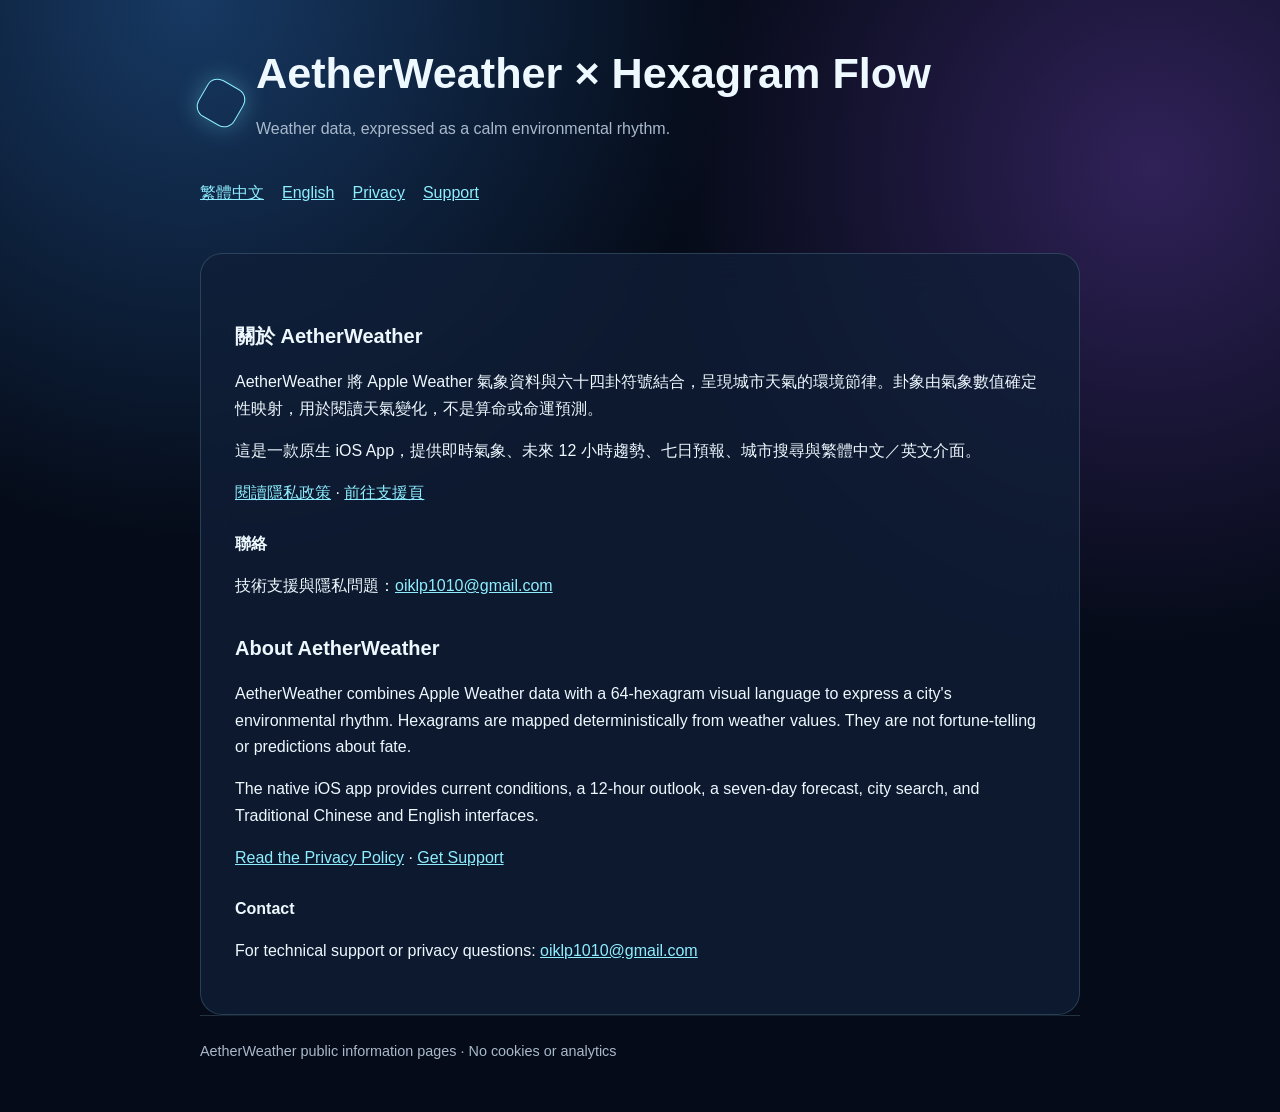
<file: index.html>
<!doctype html>
<html lang="zh-Hant">
<head>
  <meta charset="utf-8">
  <meta name="viewport" content="width=device-width, initial-scale=1">
  <meta name="description" content="AetherWeather app review information, privacy policy, and support.">
  <title>AetherWeather × Hexagram Flow</title>
  <link rel="stylesheet" href="styles.css">
</head>
<body>
  <header class="wrap">
    <div class="brand"><span class="mark" aria-hidden="true"></span><div><h1>AetherWeather × Hexagram Flow</h1><p class="subtitle">Weather data, expressed as a calm environmental rhythm.</p></div></div>
    <nav aria-label="Site navigation"><a href="#zh">繁體中文</a><a href="#en">English</a><a href="privacy/">Privacy</a><a href="support/">Support</a></nav>
  </header>
  <main class="wrap card">
    <section id="zh" lang="zh-Hant">
      <h2>關於 AetherWeather</h2>
      <p>AetherWeather 將 Apple Weather 氣象資料與六十四卦符號結合，呈現城市天氣的環境節律。卦象由氣象數值確定性映射，用於閱讀天氣變化，不是算命或命運預測。</p>
      <p>這是一款原生 iOS App，提供即時氣象、未來 12 小時趨勢、七日預報、城市搜尋與繁體中文／英文介面。</p>
      <p><a href="privacy/#zh">閱讀隱私政策</a> · <a href="support/#zh">前往支援頁</a></p>
      <h3>聯絡</h3><p>技術支援與隱私問題：<a href="mailto:oiklp1010@gmail.com">oiklp1010@gmail.com</a></p>
    </section>
    <section id="en" lang="en">
      <h2>About AetherWeather</h2>
      <p>AetherWeather combines Apple Weather data with a 64-hexagram visual language to express a city's environmental rhythm. Hexagrams are mapped deterministically from weather values. They are not fortune-telling or predictions about fate.</p>
      <p>The native iOS app provides current conditions, a 12-hour outlook, a seven-day forecast, city search, and Traditional Chinese and English interfaces.</p>
      <p><a href="privacy/#en">Read the Privacy Policy</a> · <a href="support/#en">Get Support</a></p>
      <h3>Contact</h3><p>For technical support or privacy questions: <a href="mailto:oiklp1010@gmail.com">oiklp1010@gmail.com</a></p>
    </section>
  </main>
  <footer class="wrap">AetherWeather public information pages · No cookies or analytics</footer>
</body>
</html>
</file>
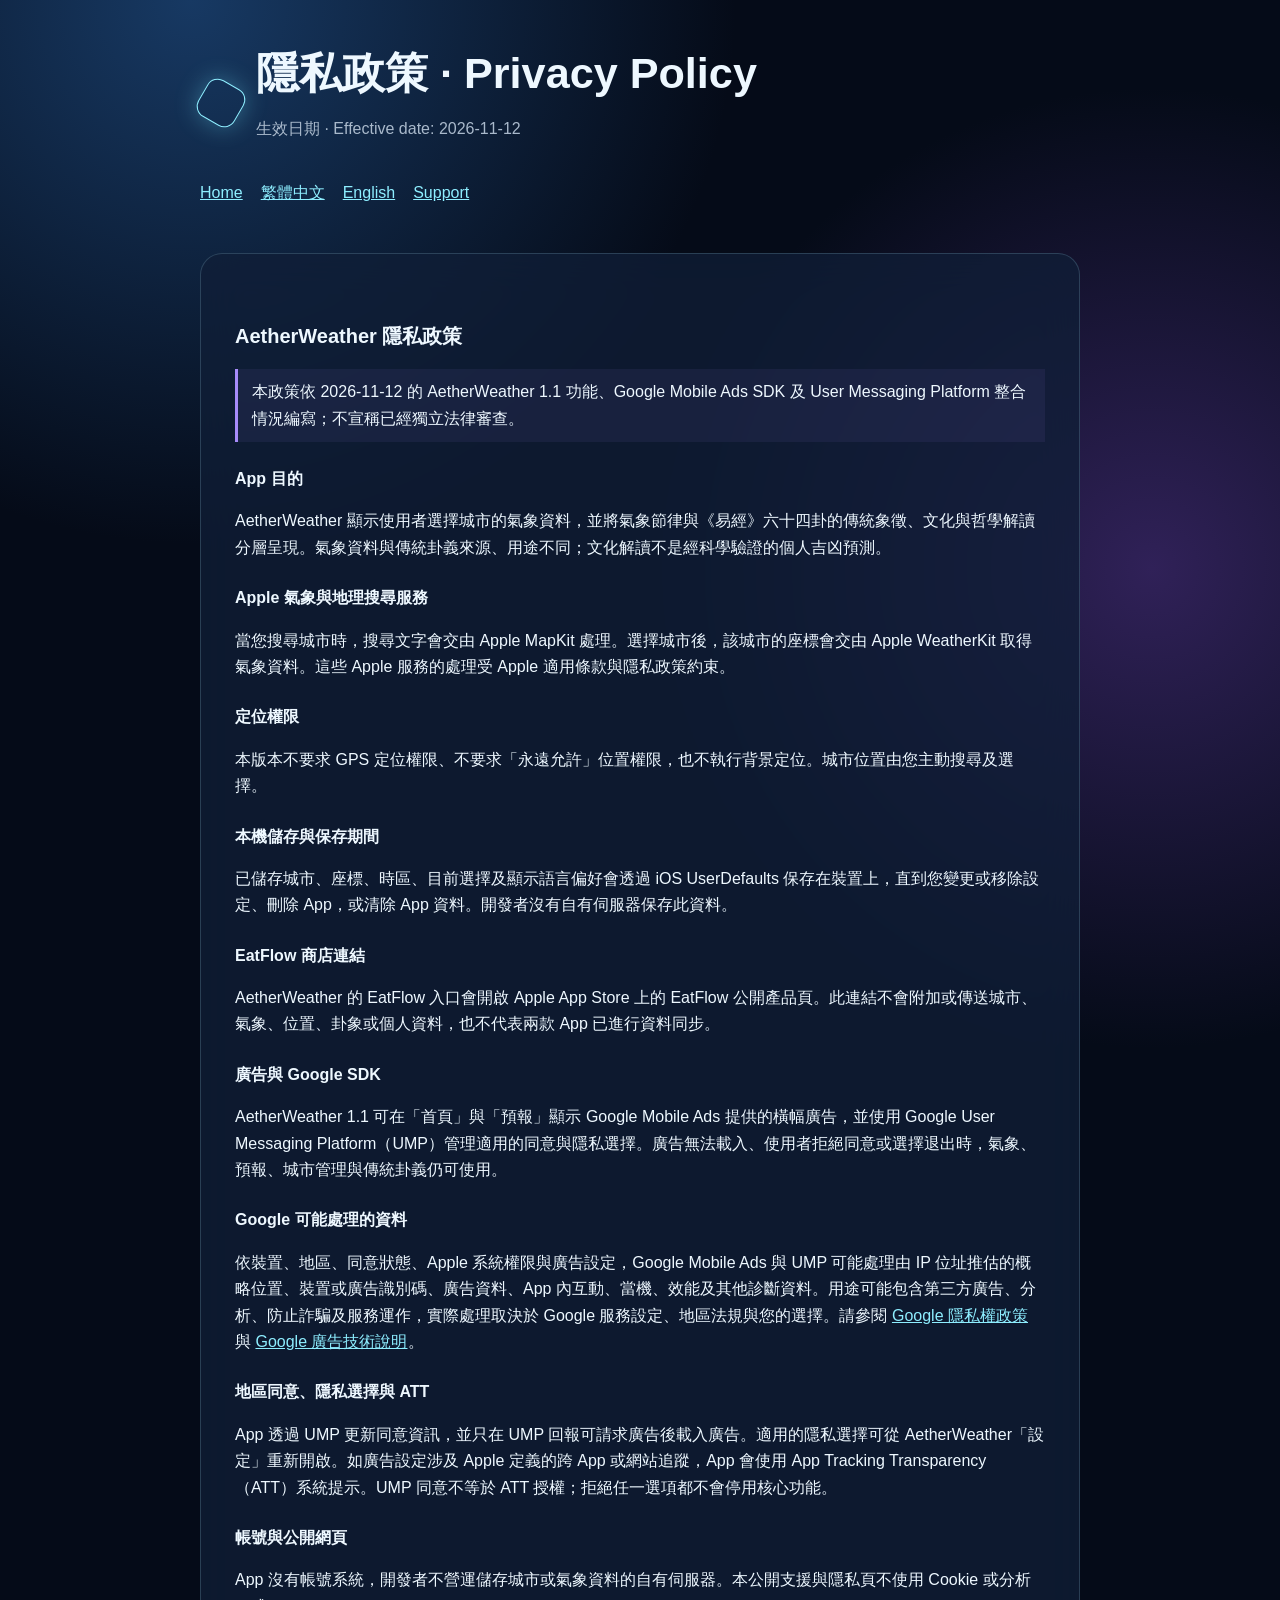
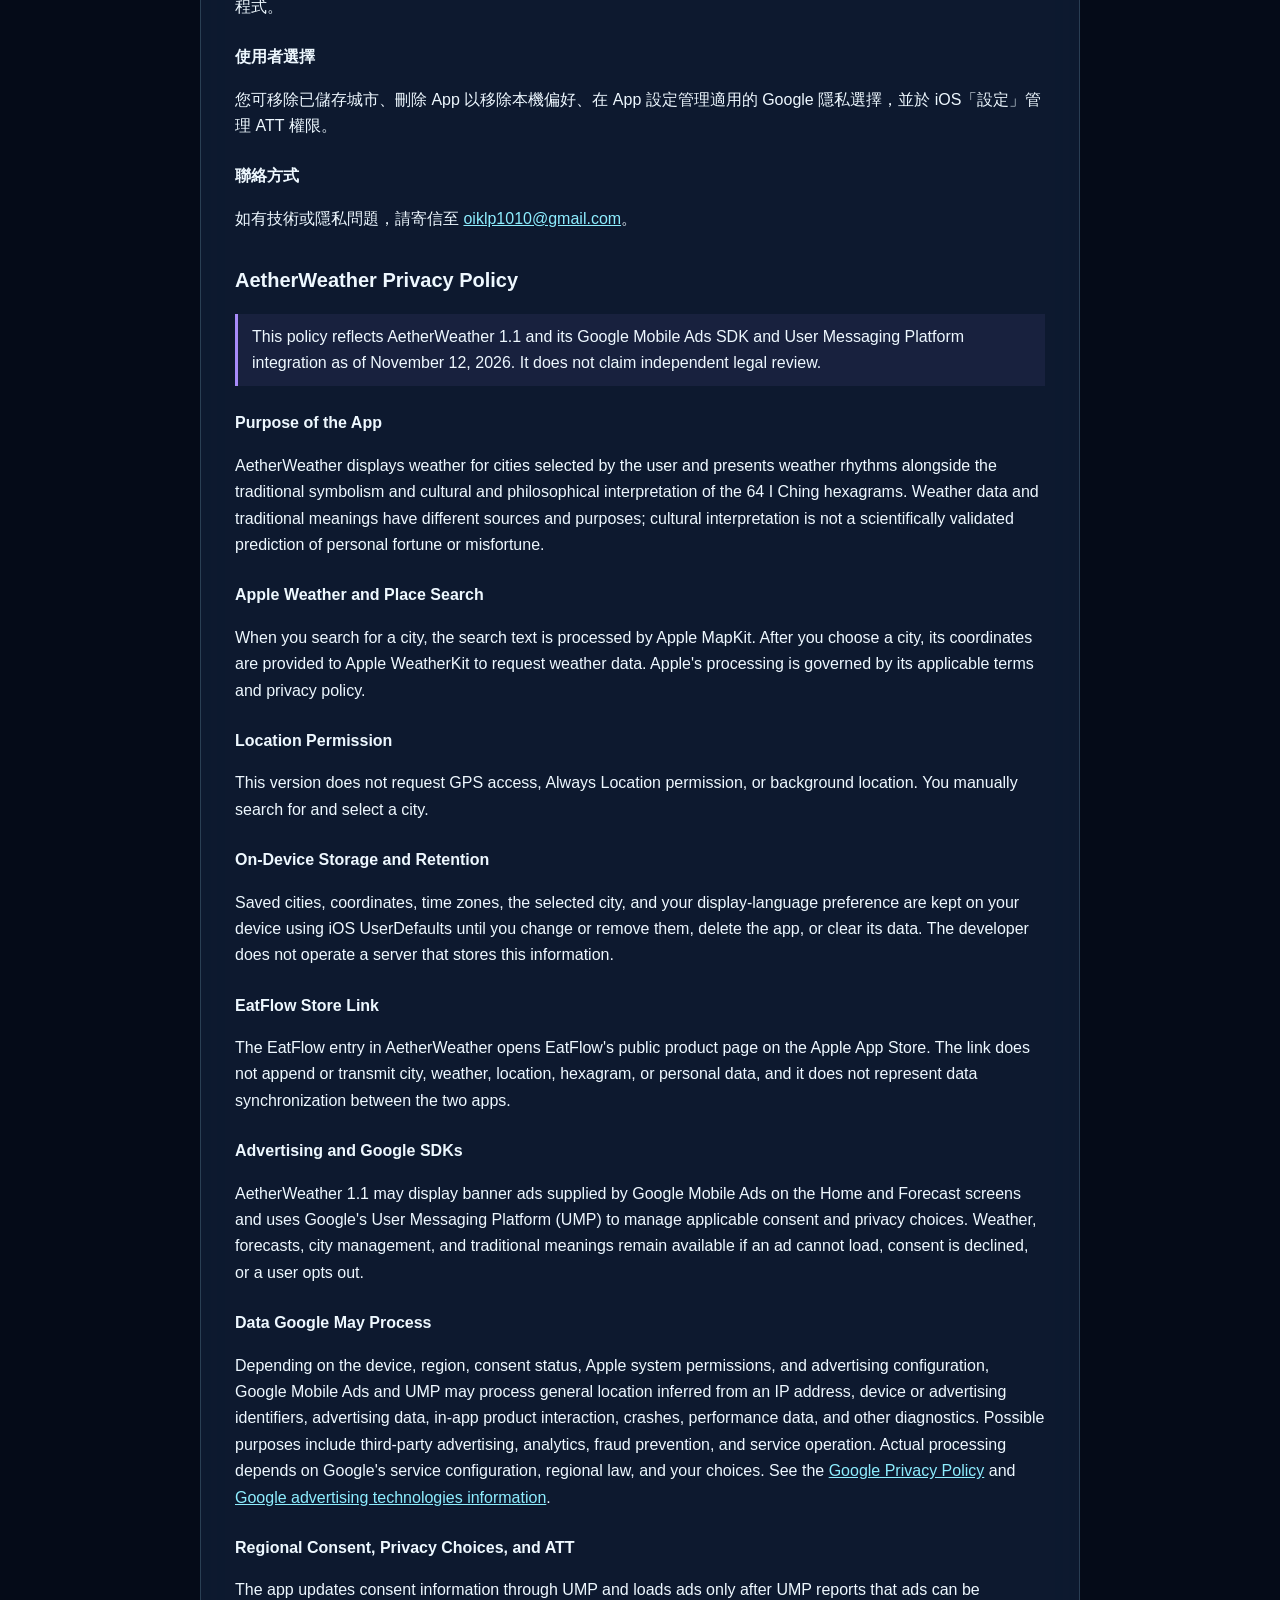
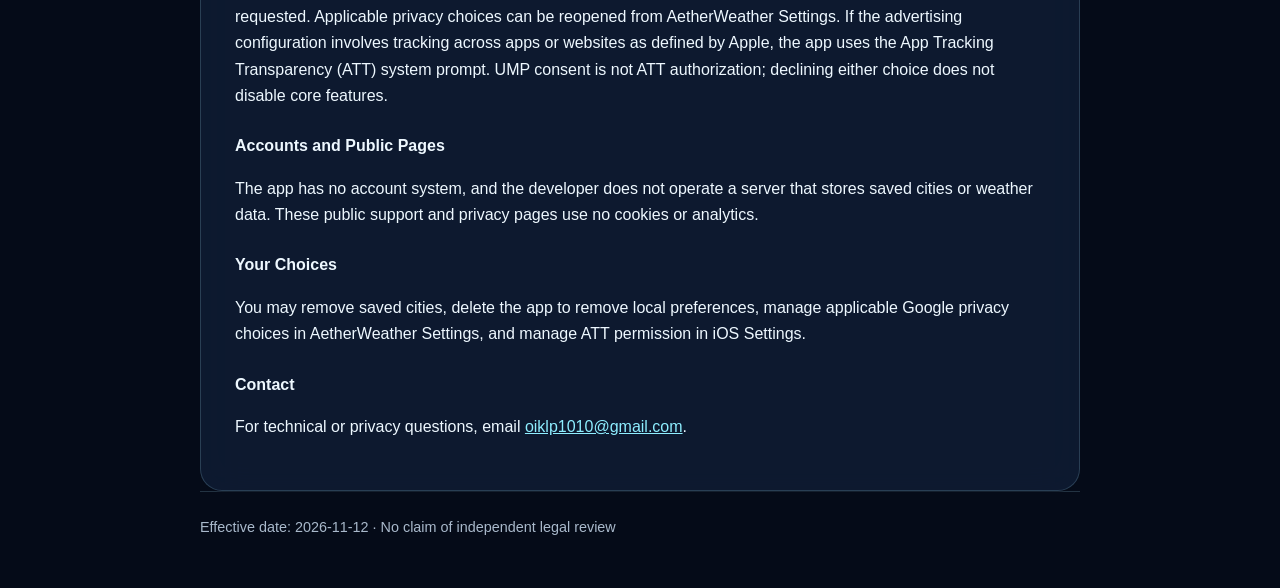
<file: privacy/index.html>
<!doctype html>
<html lang="zh-Hant">
<head>
  <meta charset="utf-8">
  <meta name="viewport" content="width=device-width, initial-scale=1">
  <meta name="description" content="AetherWeather privacy policy in Traditional Chinese and English.">
  <title>Privacy Policy · AetherWeather</title>
  <link rel="stylesheet" href="../styles.css">
</head>
<body>
  <header class="wrap"><div class="brand"><span class="mark" aria-hidden="true"></span><div><h1>隱私政策 · Privacy Policy</h1><p class="subtitle">生效日期 · Effective date: 2026-11-12</p></div></div><nav><a href="../">Home</a><a href="#zh">繁體中文</a><a href="#en">English</a><a href="../support/">Support</a></nav></header>
  <main class="wrap card">
    <section id="zh" lang="zh-Hant">
      <h2>AetherWeather 隱私政策</h2>
      <p class="notice">本政策依 2026-11-12 的 AetherWeather 1.1 功能、Google Mobile Ads SDK 及 User Messaging Platform 整合情況編寫；不宣稱已經獨立法律審查。</p>
      <h3>App 目的</h3><p>AetherWeather 顯示使用者選擇城市的氣象資料，並將氣象節律與《易經》六十四卦的傳統象徵、文化與哲學解讀分層呈現。氣象資料與傳統卦義來源、用途不同；文化解讀不是經科學驗證的個人吉凶預測。</p>
      <h3>Apple 氣象與地理搜尋服務</h3><p>當您搜尋城市時，搜尋文字會交由 Apple MapKit 處理。選擇城市後，該城市的座標會交由 Apple WeatherKit 取得氣象資料。這些 Apple 服務的處理受 Apple 適用條款與隱私政策約束。</p>
      <h3>定位權限</h3><p>本版本不要求 GPS 定位權限、不要求「永遠允許」位置權限，也不執行背景定位。城市位置由您主動搜尋及選擇。</p>
      <h3>本機儲存與保存期間</h3><p>已儲存城市、座標、時區、目前選擇及顯示語言偏好會透過 iOS UserDefaults 保存在裝置上，直到您變更或移除設定、刪除 App，或清除 App 資料。開發者沒有自有伺服器保存此資料。</p>
      <h3>EatFlow 商店連結</h3><p>AetherWeather 的 EatFlow 入口會開啟 Apple App Store 上的 EatFlow 公開產品頁。此連結不會附加或傳送城市、氣象、位置、卦象或個人資料，也不代表兩款 App 已進行資料同步。</p>
      <h3>廣告與 Google SDK</h3><p>AetherWeather 1.1 可在「首頁」與「預報」顯示 Google Mobile Ads 提供的橫幅廣告，並使用 Google User Messaging Platform（UMP）管理適用的同意與隱私選擇。廣告無法載入、使用者拒絕同意或選擇退出時，氣象、預報、城市管理與傳統卦義仍可使用。</p>
      <h3>Google 可能處理的資料</h3><p>依裝置、地區、同意狀態、Apple 系統權限與廣告設定，Google Mobile Ads 與 UMP 可能處理由 IP 位址推估的概略位置、裝置或廣告識別碼、廣告資料、App 內互動、當機、效能及其他診斷資料。用途可能包含第三方廣告、分析、防止詐騙及服務運作，實際處理取決於 Google 服務設定、地區法規與您的選擇。請參閱 <a href="https://policies.google.com/privacy">Google 隱私權政策</a> 與 <a href="https://policies.google.com/technologies/ads">Google 廣告技術說明</a>。</p>
      <h3>地區同意、隱私選擇與 ATT</h3><p>App 透過 UMP 更新同意資訊，並只在 UMP 回報可請求廣告後載入廣告。適用的隱私選擇可從 AetherWeather「設定」重新開啟。如廣告設定涉及 Apple 定義的跨 App 或網站追蹤，App 會使用 App Tracking Transparency（ATT）系統提示。UMP 同意不等於 ATT 授權；拒絕任一選項都不會停用核心功能。</p>
      <h3>帳號與公開網頁</h3><p>App 沒有帳號系統，開發者不營運儲存城市或氣象資料的自有伺服器。本公開支援與隱私頁不使用 Cookie 或分析程式。</p>
      <h3>使用者選擇</h3><p>您可移除已儲存城市、刪除 App 以移除本機偏好、在 App 設定管理適用的 Google 隱私選擇，並於 iOS「設定」管理 ATT 權限。</p>
      <h3>聯絡方式</h3><p>如有技術或隱私問題，請寄信至 <a href="mailto:oiklp1010@gmail.com">oiklp1010@gmail.com</a>。</p>
    </section>
    <section id="en" lang="en">
      <h2>AetherWeather Privacy Policy</h2>
      <p class="notice">This policy reflects AetherWeather 1.1 and its Google Mobile Ads SDK and User Messaging Platform integration as of November 12, 2026. It does not claim independent legal review.</p>
      <h3>Purpose of the App</h3><p>AetherWeather displays weather for cities selected by the user and presents weather rhythms alongside the traditional symbolism and cultural and philosophical interpretation of the 64 I Ching hexagrams. Weather data and traditional meanings have different sources and purposes; cultural interpretation is not a scientifically validated prediction of personal fortune or misfortune.</p>
      <h3>Apple Weather and Place Search</h3><p>When you search for a city, the search text is processed by Apple MapKit. After you choose a city, its coordinates are provided to Apple WeatherKit to request weather data. Apple's processing is governed by its applicable terms and privacy policy.</p>
      <h3>Location Permission</h3><p>This version does not request GPS access, Always Location permission, or background location. You manually search for and select a city.</p>
      <h3>On-Device Storage and Retention</h3><p>Saved cities, coordinates, time zones, the selected city, and your display-language preference are kept on your device using iOS UserDefaults until you change or remove them, delete the app, or clear its data. The developer does not operate a server that stores this information.</p>
      <h3>EatFlow Store Link</h3><p>The EatFlow entry in AetherWeather opens EatFlow's public product page on the Apple App Store. The link does not append or transmit city, weather, location, hexagram, or personal data, and it does not represent data synchronization between the two apps.</p>
      <h3>Advertising and Google SDKs</h3><p>AetherWeather 1.1 may display banner ads supplied by Google Mobile Ads on the Home and Forecast screens and uses Google's User Messaging Platform (UMP) to manage applicable consent and privacy choices. Weather, forecasts, city management, and traditional meanings remain available if an ad cannot load, consent is declined, or a user opts out.</p>
      <h3>Data Google May Process</h3><p>Depending on the device, region, consent status, Apple system permissions, and advertising configuration, Google Mobile Ads and UMP may process general location inferred from an IP address, device or advertising identifiers, advertising data, in-app product interaction, crashes, performance data, and other diagnostics. Possible purposes include third-party advertising, analytics, fraud prevention, and service operation. Actual processing depends on Google's service configuration, regional law, and your choices. See the <a href="https://policies.google.com/privacy">Google Privacy Policy</a> and <a href="https://policies.google.com/technologies/ads">Google advertising technologies information</a>.</p>
      <h3>Regional Consent, Privacy Choices, and ATT</h3><p>The app updates consent information through UMP and loads ads only after UMP reports that ads can be requested. Applicable privacy choices can be reopened from AetherWeather Settings. If the advertising configuration involves tracking across apps or websites as defined by Apple, the app uses the App Tracking Transparency (ATT) system prompt. UMP consent is not ATT authorization; declining either choice does not disable core features.</p>
      <h3>Accounts and Public Pages</h3><p>The app has no account system, and the developer does not operate a server that stores saved cities or weather data. These public support and privacy pages use no cookies or analytics.</p>
      <h3>Your Choices</h3><p>You may remove saved cities, delete the app to remove local preferences, manage applicable Google privacy choices in AetherWeather Settings, and manage ATT permission in iOS Settings.</p>
      <h3>Contact</h3><p>For technical or privacy questions, email <a href="mailto:oiklp1010@gmail.com">oiklp1010@gmail.com</a>.</p>
    </section>
  </main>
  <footer class="wrap">Effective date: 2026-11-12 · No claim of independent legal review</footer>
</body>
</html>
</file>
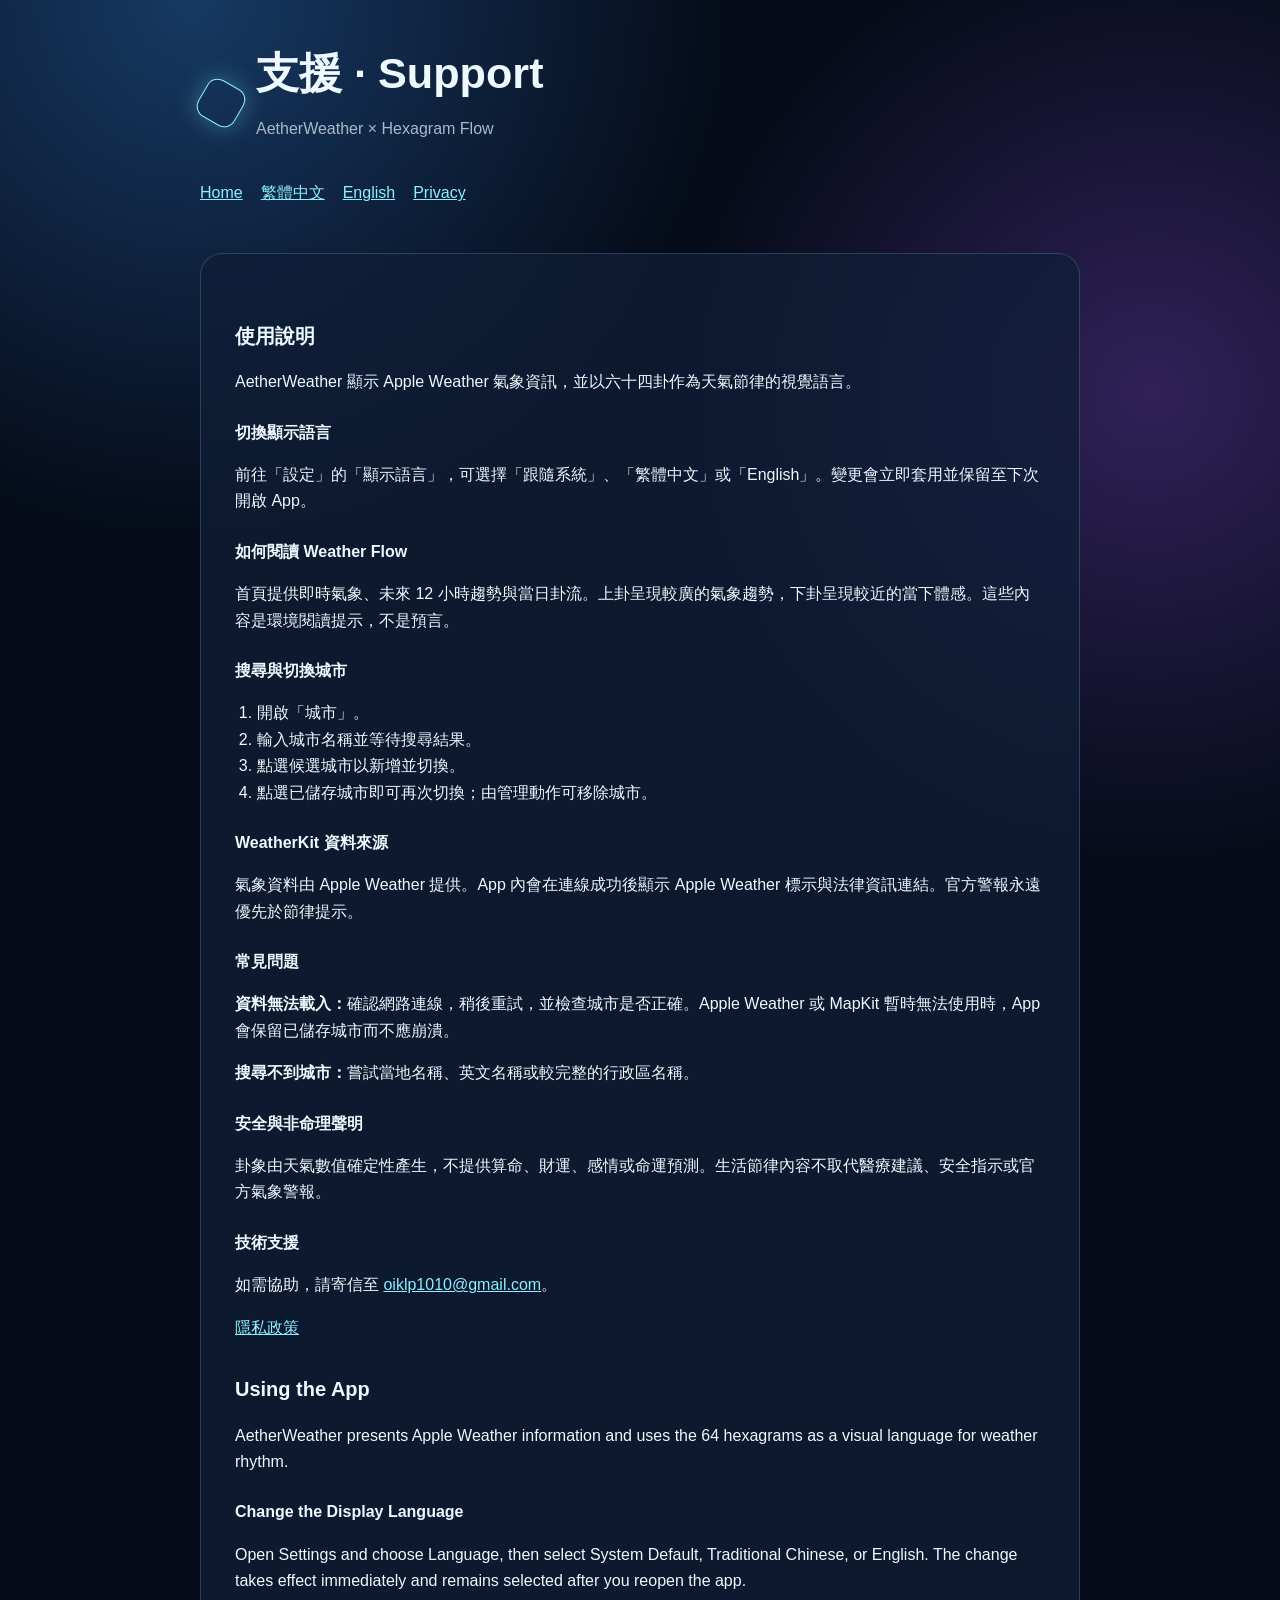
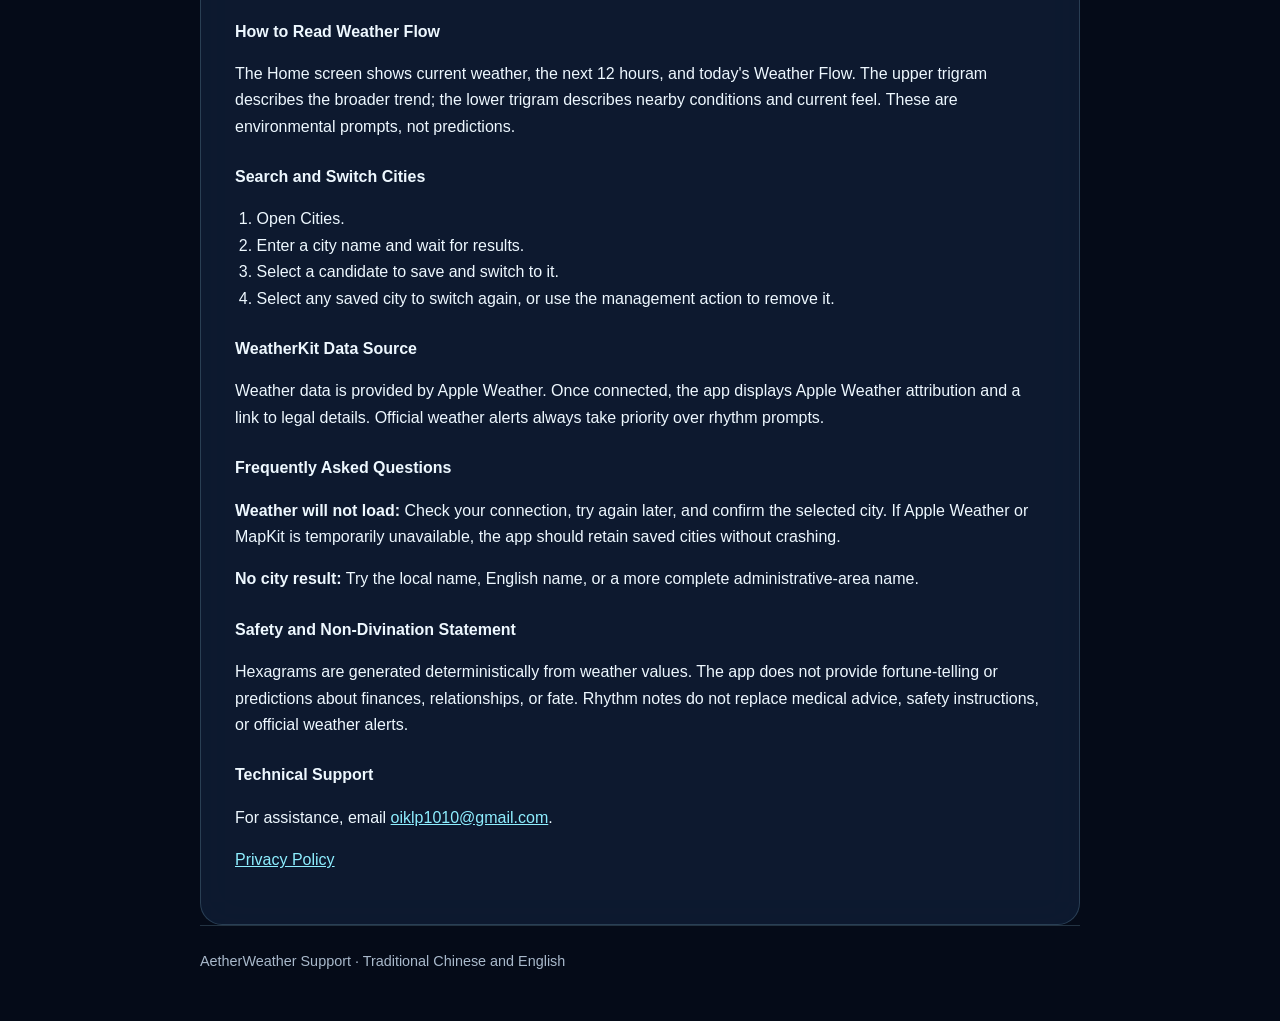
<file: support/index.html>
<!doctype html>
<html lang="zh-Hant">
<head>
  <meta charset="utf-8">
  <meta name="viewport" content="width=device-width, initial-scale=1">
  <meta name="description" content="AetherWeather app support in Traditional Chinese and English.">
  <title>Support · AetherWeather</title>
  <link rel="stylesheet" href="../styles.css">
</head>
<body>
  <header class="wrap"><div class="brand"><span class="mark" aria-hidden="true"></span><div><h1>支援 · Support</h1><p class="subtitle">AetherWeather × Hexagram Flow</p></div></div><nav><a href="../">Home</a><a href="#zh">繁體中文</a><a href="#en">English</a><a href="../privacy/">Privacy</a></nav></header>
  <main class="wrap card">
    <section id="zh" lang="zh-Hant">
      <h2>使用說明</h2><p>AetherWeather 顯示 Apple Weather 氣象資訊，並以六十四卦作為天氣節律的視覺語言。</p>
      <h3>切換顯示語言</h3><p>前往「設定」的「顯示語言」，可選擇「跟隨系統」、「繁體中文」或「English」。變更會立即套用並保留至下次開啟 App。</p>
      <h3>如何閱讀 Weather Flow</h3><p>首頁提供即時氣象、未來 12 小時趨勢與當日卦流。上卦呈現較廣的氣象趨勢，下卦呈現較近的當下體感。這些內容是環境閱讀提示，不是預言。</p>
      <h3>搜尋與切換城市</h3><ol><li>開啟「城市」。</li><li>輸入城市名稱並等待搜尋結果。</li><li>點選候選城市以新增並切換。</li><li>點選已儲存城市即可再次切換；由管理動作可移除城市。</li></ol>
      <h3>WeatherKit 資料來源</h3><p>氣象資料由 Apple Weather 提供。App 內會在連線成功後顯示 Apple Weather 標示與法律資訊連結。官方警報永遠優先於節律提示。</p>
      <h3>常見問題</h3><p><strong>資料無法載入：</strong>確認網路連線，稍後重試，並檢查城市是否正確。Apple Weather 或 MapKit 暫時無法使用時，App 會保留已儲存城市而不應崩潰。</p><p><strong>搜尋不到城市：</strong>嘗試當地名稱、英文名稱或較完整的行政區名稱。</p>
      <h3>安全與非命理聲明</h3><p>卦象由天氣數值確定性產生，不提供算命、財運、感情或命運預測。生活節律內容不取代醫療建議、安全指示或官方氣象警報。</p>
      <h3>技術支援</h3><p>如需協助，請寄信至 <a href="mailto:oiklp1010@gmail.com">oiklp1010@gmail.com</a>。</p>
      <p><a href="../privacy/#zh">隱私政策</a></p>
    </section>
    <section id="en" lang="en">
      <h2>Using the App</h2><p>AetherWeather presents Apple Weather information and uses the 64 hexagrams as a visual language for weather rhythm.</p>
      <h3>Change the Display Language</h3><p>Open Settings and choose Language, then select System Default, Traditional Chinese, or English. The change takes effect immediately and remains selected after you reopen the app.</p>
      <h3>How to Read Weather Flow</h3><p>The Home screen shows current weather, the next 12 hours, and today's Weather Flow. The upper trigram describes the broader trend; the lower trigram describes nearby conditions and current feel. These are environmental prompts, not predictions.</p>
      <h3>Search and Switch Cities</h3><ol><li>Open Cities.</li><li>Enter a city name and wait for results.</li><li>Select a candidate to save and switch to it.</li><li>Select any saved city to switch again, or use the management action to remove it.</li></ol>
      <h3>WeatherKit Data Source</h3><p>Weather data is provided by Apple Weather. Once connected, the app displays Apple Weather attribution and a link to legal details. Official weather alerts always take priority over rhythm prompts.</p>
      <h3>Frequently Asked Questions</h3><p><strong>Weather will not load:</strong> Check your connection, try again later, and confirm the selected city. If Apple Weather or MapKit is temporarily unavailable, the app should retain saved cities without crashing.</p><p><strong>No city result:</strong> Try the local name, English name, or a more complete administrative-area name.</p>
      <h3>Safety and Non-Divination Statement</h3><p>Hexagrams are generated deterministically from weather values. The app does not provide fortune-telling or predictions about finances, relationships, or fate. Rhythm notes do not replace medical advice, safety instructions, or official weather alerts.</p>
      <h3>Technical Support</h3><p>For assistance, email <a href="mailto:oiklp1010@gmail.com">oiklp1010@gmail.com</a>.</p>
      <p><a href="../privacy/#en">Privacy Policy</a></p>
    </section>
  </main>
  <footer class="wrap">AetherWeather Support · Traditional Chinese and English</footer>
</body>
</html>
</file>
<file: styles.css>
:root {
  color-scheme: dark;
  --ink: #eef8ff;
  --muted: #a9b9cb;
  --cyan: #8eeeff;
  --violet: #a78bfa;
  --panel: rgba(16, 31, 56, .76);
  --line: rgba(174, 231, 255, .18);
  font-family: -apple-system, BlinkMacSystemFont, "SF Pro Text", "Noto Sans TC", sans-serif;
}
* { box-sizing: border-box; }
body {
  margin: 0;
  color: var(--ink);
  background: radial-gradient(circle at 15% 0%, #173963 0, transparent 34rem),
              radial-gradient(circle at 90% 15%, #302158 0, transparent 30rem), #050b18;
  line-height: 1.65;
}
a { color: var(--cyan); }
.wrap { width: min(880px, calc(100% - 32px)); margin: auto; }
header { padding: 48px 0 24px; }
.brand { display: flex; gap: 14px; align-items: center; }
.mark { width: 42px; aspect-ratio: 1; border: 1px solid var(--cyan); transform: rotate(30deg); border-radius: 12px; box-shadow: 0 0 24px #78eaff55; }
h1 { margin: 0; font-size: clamp(1.8rem, 5vw, 2.7rem); line-height: 1.2; }
h2 { margin-top: 2rem; font-size: 1.25rem; }
h3 { margin-top: 1.5rem; font-size: 1rem; }
.subtitle, .muted { color: var(--muted); }
nav { display: flex; flex-wrap: wrap; gap: 10px 18px; margin: 22px 0; }
main { padding-bottom: 64px; }
.card { background: var(--panel); border: 1px solid var(--line); border-radius: 22px; padding: clamp(20px, 5vw, 34px); backdrop-filter: blur(20px); }
.language-links { display: flex; gap: 10px; margin-left: auto; }
.language-links a { border: 1px solid var(--line); border-radius: 999px; padding: 4px 10px; text-decoration: none; }
.notice { border-left: 3px solid var(--violet); padding: 10px 14px; background: #a78bfa12; }
ul, ol { padding-left: 1.35rem; }
footer { border-top: 1px solid var(--line); padding: 24px 0 48px; color: var(--muted); font-size: .9rem; }
section[lang] { scroll-margin-top: 16px; }
@media (max-width: 560px) {
  header { padding-top: 28px; }
  .brand { align-items: flex-start; }
  .language-links { margin-left: 0; }
}
</file>
